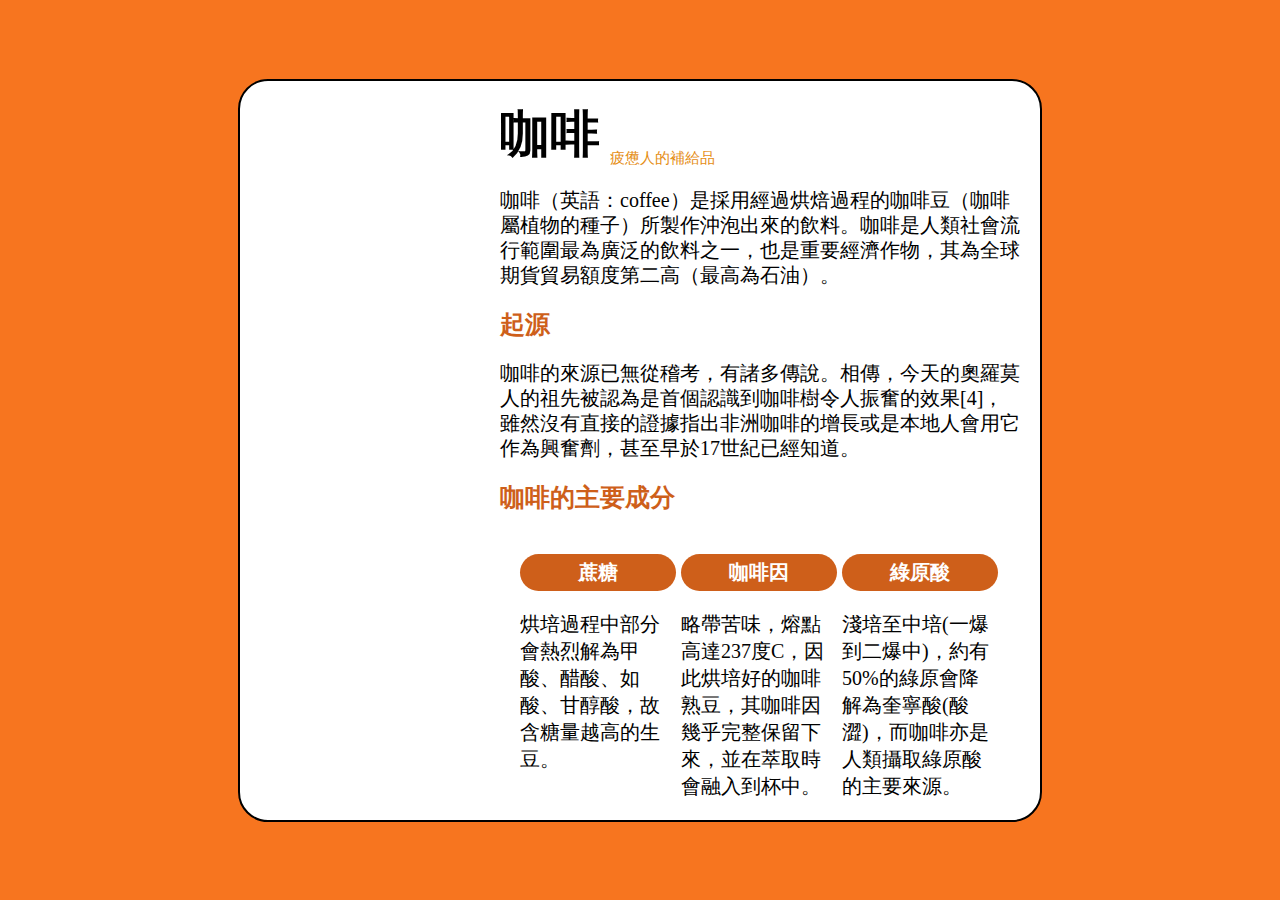
<file: 20240301/index.html>
<!DOCTYPE html>
<html lang="en">
<head>
    <meta charset="UTF-8">
    <meta http-equiv="X-UA-Compatible" content="IE=edge">
    <meta name="viewport" content="width=device-width, initial-scale=1.0">
    <title>咖啡的介紹</title>
    <link rel="stylesheet" href="./index.css">
</head>
<body>


<div class="card">
  <div class="left"> </div>
  <div class="right">
    <h1>咖啡<span class = "smalltext">疲憊人的補給品<span></h1>
    <p>
    咖啡（英語：coffee）是採用經過烘焙過程的咖啡豆（咖啡屬植物的種子）所製作沖泡出來的飲料。咖啡是人類社會流行範圍最為廣泛的飲料之一，也是重要經濟作物，其為全球期貨貿易額度第二高（最高為石油）。
    </p>
    <h2>起源</h2>

    <p>咖啡的來源已無從稽考，有諸多傳說。相傳，今天的奧羅莫人的祖先被認為是首個認識到咖啡樹令人振奮的效果[4]，雖然沒有直接的證據指出非洲咖啡的增長或是本地人會用它作為興奮劑，甚至早於17世紀已經知道。</p>

    <h2>咖啡的主要成分</h2>
    <ul>
    <li><h3>蔗糖</h3>烘培過程中部分會熱烈解為甲酸、醋酸、如酸、甘醇酸，故含糖量越高的生豆。</li>
      <li><h3>咖啡因</h3>略帶苦味，熔點高達237度C，因此烘培好的咖啡熟豆，其咖啡因幾乎完整保留下來，並在萃取時會融入到杯中。 </li>
      <li><h3>綠原酸</h3>淺培至中培(一爆到二爆中)，約有50%的綠原會降解為奎寧酸(酸澀)，而咖啡亦是人類攝取綠原酸的主要來源。</li>
      </ul>
  </div>
  
</div>

      
      
      
</body>
</html>
</file>
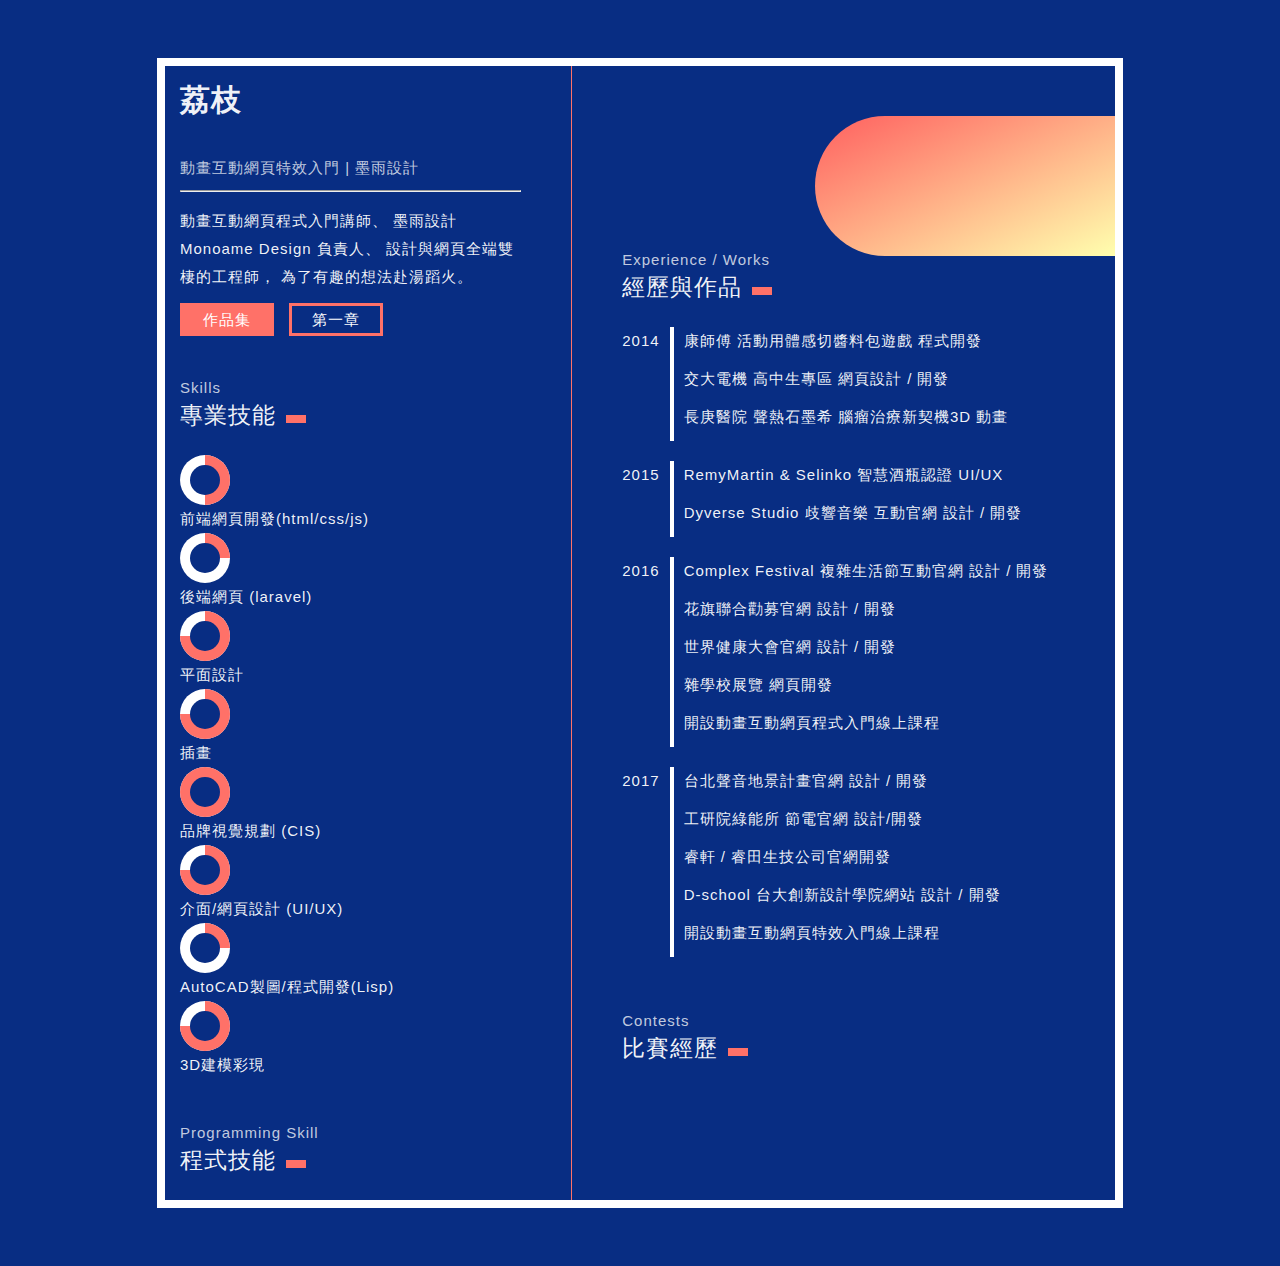
<file: 20240322/index.html>
<!DOCTYPE html>
<html lang="en">
<head>
    <meta charset="UTF-8">
    <meta http-equiv="X-UA-Compatible" content="IE=edge">
    <meta name="viewport" content="width=device-width, initial-scale=1.0">
    <title>我的履歷表</title>
    <!-- 以下為串接index.css檔案格式 -->    
    <link rel="stylesheet" href="index.css"></head>
<body>
    <!--使用emmet語法，請輸入   .resume>.left+.right  -->
    <!-- 按下enter鍵，就可以產生以下 -->
  <div class="resume">
    <div class="left">
        <h1>荔枝</h1>
        <h4>動畫互動網頁特效入門 | 墨雨設計</h4>
        <hr>
        <p>動畫互動網頁程式入門講師、
            墨雨設計 Monoame Design 負責人、
            設計與網頁全端雙棲的工程師，
            為了有趣的想法赴湯蹈火。
        </p>
        <!-- .buttons>a.btn.fill{作品集}+a.btn{Github} -->
        <div class="buttons">            
            <a class= "btn fill" href="page2.html" target="_blank">作品集</a>                     
            <a class="btn" href="page1.html" target="_blank">第一章</a>          
        </div>        
        <div class="block Skills">
            <h4>Skills</h4>
            <h2>專業技能</h2>
            <!-- ul.listSkill>li*8 -->
            <ul class="listSkill">
 
                <li>
                    <div class="circle">
                        <div class="p90"></div>
                        <div class="p180"></div>
                    </div>
                    前端網頁開發(html/css/js)
                </li>
                <li>
                    <div class="circle">
                        <div class="p90"></div>
                    </div>
                    後端網頁 (laravel)
                </li>
                <li>
                    <div class="circle">
                        <div class="p90"></div>
                        <div class="p180"></div>
                        <div class="p270"></div>
                    </div>
                    平面設計
                </li>
                <li>
                    <div class="circle">
                        <div class="p90"></div>
                        <div class="p180"></div>
                        <div class="p270"></div>
                    </div>
                    插畫
                </li>
                <li>
                    <div class="circle">
                        <div class="p90"></div>
                        <div class="p180"></div>
                        <div class="p270"></div>
                        <div class="p360"></div>
                    </div>
                    品牌視覺規劃 (CIS)
                </li>
                <li>
                    <div class="circle">
                        <div class="p90"></div>
                        <div class="p180"></div>
                        <div class="p270"></div>
                    </div>
                    介面/網頁設計 (UI/UX)
                </li>
                <li>
                    <div class="circle">
                        <div class="p90"></div>
                        
                    </div>
                    AutoCAD製圖/程式開發(Lisp)
                </li>

                <li>
                    <div class="circle">
                        <div class="p90"></div>
                        <div class="p180"></div>
                        <div class="p270"></div>
                    </div>
                    3D建模彩現
                </li>
            </ul>
        </div>
        <div class="block Programming">
            <h4>Programming Skill</h4>
            <h2>程式技能</h2>
        </div>
    </div>
    <div class="right">
        <div class="deciration"></div>
        <div class="block Experience">
            <h4>Experience / Works</h4>
            <h2>經歷與作品</h2>
            <!-- ul.listExperience>li.year*4 按enter -->
            <ul class="listExperience">
                <li class="year">2014
                    <ul>
                        <li>康師傅 活動用體感切醬料包遊戲 程式開發</li>
                        <li>交大電機 高中生專區 網頁設計 / 開發</li>
                        <li>長庚醫院 聲熱石墨希 腦瘤治療新契機3D 動畫</li>
                    </ul>
                <li>
                <li class="year">2015
                    <ul>
                        <li>RemyMartin & Selinko 智慧酒瓶認證 UI/UX</li>
                        <li>Dyverse Studio 歧響音樂 互動官網 設計 / 開發</li>
                    </ul>
                <li>
                <li class="year">2016
                    <ul>
                        <li>Complex Festival 複雜生活節互動官網 設計 / 開發</li>
                        <li>花旗聯合勸募官網 設計 / 開發</li>
                        <li>世界健康大會官網 設計 / 開發</li>
                        <li>雜學校展覽 網頁開發</li>
                        <li>開設動畫互動網頁程式入門線上課程</li>
                    </ul>
                <li>
                <li class="year">2017
                    <ul>
                        <li>台北聲音地景計畫官網 設計 / 開發</li>
                        <li>工研院綠能所 節電官網 設計/開發</li>
                        <li>睿軒 / 睿田生技公司官網開發</li>
                        <li>D-school 台大創新設計學院網站 設計 / 開發</li>
                        <li>開設動畫互動網頁特效入門線上課程</li>
                    </ul>
                <li>
            </ul>
           
           
            
        </div>
        <div class="block Contests">
            <h4>Contests</h4>
            <h2>比賽經歷</h2>
        </div>
    </div>
  </div>
    
</body>
</html>
</file>
<file: 20240301/index.css>
/* *代表所有tag<>的元素，都要按照此格式設定 */
/* 實心的線條，大小為1px */
*{
      /* border: solid 2px black; */
      font-family: 微軟正黑體;
      font-size: 20px;
    } 

      html,body{
        width: 100%;
        height: 100%;
        background-color: rgb(247, 117, 31);
        margin: 0px;
        /*產生置中的三條指令*/
        display: flex;
        /*左右置中*/
        justify-content: center;
        /*上下置中*/
        align-items: center;

      }
    .card{
      width: 800px;
      display: flex;
       /*設定在card以下的div都在同一行上面*/
      background-color: #fff;
      border: solid 2px #000;
      /* 產生一個圓弧 */
      border-radius: 30px;
      overflow: hidden; 
    }
    .left{
      width: 30%;
      background-image: url(https://upload.wikimedia.org/wikipedia/commons/thumb/c/c5/Roasted_coffee_beans.jpg/1280px-Roasted_coffee_beans.jpg);
      background-size: cover;  
    }
    .right{
      width: 70%;
    }
    ul li{
      display: inline-block;
      width: 30%;
      vertical-align: top;
    }
    h1{
      font-size: 50px;
      /* color: white; */
      /* background-color: rgb(177, 196, 218); */
      margin: 20px;
      /* padding: 10px; */
      /* padding-left: 60px; */
      
    }
    p{
      margin: 20px;
      line-height: 25px;
    }
    h2{
      margin: 20px;
      font-size: 25px;
      color: #ce5f1a;
    }
    .smalltext{
      font-size: 15px;
      margin-left: 10px;
      color: #e58d13;
      /* h1本身就有粗體字，noemal為非粗體字 */
      font-weight: normal;
      /* 字貼到底部 */
      vertical-align: bottom;
    }
    ul li h3{
      background-color: #ce5f1a;
      color: #fff;
      padding: 5px 10px;
      border-radius: 20px;
      display: flex;
        /*左右置中*/
        justify-content: center;
    }
</file>
<file: 20240322/index.css>
/* *{ 
     border:solid 1px white; 
 }    */
 body{
    padding: 50px;
    display: flex;
    justify-content: center;
    background-color: #082d83;
    color: rgba(255,255,255,0.95);
    font-size: 15px;
    line-height: 28px;
    letter-spacing: 1px;
    font-family: "微軟正黑體",sans-serif;
}
.resume{
    /* 讓resum內的兩個div左右呈現 */
    display: flex;
    max-width: 950px;
    border:solid 8px white;
}
.left{
    /* 顯示整個螢幕的5份 */
    flex: 5;
    padding-left: 15px;
    padding-right: 50px;
    border-right: solid 1px #FF7168;
}
.right{
    /* 顯示整個螢幕的7份 */
    flex: 7;
    padding-right: 15px;
    padding-left: 50px;
    /* 設定在right底下的div都以right左上角為座標 */
    position: relative;
}
ul{
    /* 設定每個項目前面不要顯示圓圈或是數字 */
    list-style: none;
    /* 讓每個項目前面不要有距離 */
    padding: 0px;

}
/* 每個block英文標題 */
h4{
    margin: 0px;
    margin-top: 40px;
    /* 設定文字粗體大小與透明度 */
    font-weight: 400;
    opacity: 0.8;
}
/* 每個block中文標題 */
h2{
    margin: 0px;
    margin-bottom: 25px;
    font-weight: 400;
}

/* 在HTML有h2指令的文字內容，後面都需要加上以下的格式設定 */
h2::after{
content:"";
width: 20px;
height: 8px;
background-color: #FF7168;
display: inline-block;
margin-left: 10px;
}

/* 設定文字為白色無底線 */
a{
    color: white;
    text-decoration: none;
}

/* 設定框線，比較像按鈕 */
.btn{
    border: solid 3px #FF7168;
    padding: 5px 20px;
    margin-right: 10px;
}
.fill{
    background-color: #FF7168;
}
.deciration{
    width: 300px ;
    height: 140px ;
    /* 產生漸層色 */
    background:linear-gradient(to bottom right,#ff5f5f,#ffffae);
    /* 產生一個方塊角的圓弧，左上，右上，右下，左下 */
    border-radius: 70px 0px 0px 70px;
    position: absolute;
    right: 0px;
    top: 50px;
}
.Experience{
    margin-top: 180px;
}
/* 代表在.listExprience所有li都要遵循這樣格式，所以第一層li都要遵循這樣格式設定 */

.listExperience li{
    display: flex;
    margin-bottom: 10px;
}
.listExperience li ul{
    padding-left: 10px;
    margin-left: 10px;
    border-left:solid 4px white;
    
}
.circle{
    width: 50px;
    height: 50px;
    background-color: #fff;
    border-radius: 50%;
    position: relative;
    /* 超過範圍隱藏 */
    overflow: hidden;
}
.p90,.p180,.p270,.p360{
    /* 由於.p90在.circle底下，所以50%是以circle的寬高的50% */
    width: 50%;
    height: 50%;
    background-color: #FF7168;
    position: absolute;
    left: 50%;
    top: 0;

}
.p180{
    top:50%;
}
.p270{
    left:0;
    top:50%;
}
.p360{
    left:0;

}
.circle::after{
    content: "";
    display: block;
    background-color: #082d83;
    /* calc為一個計算函數，幫你做加減乘除 */
    width: calc( 100% - 20px);
    height: calc( 100% - 20px);
    border-radius: 50%;
    position: absolute;
    left: 50%;
    top: 50%;
    transform: translate(-50%, -50%);
}
</file>
